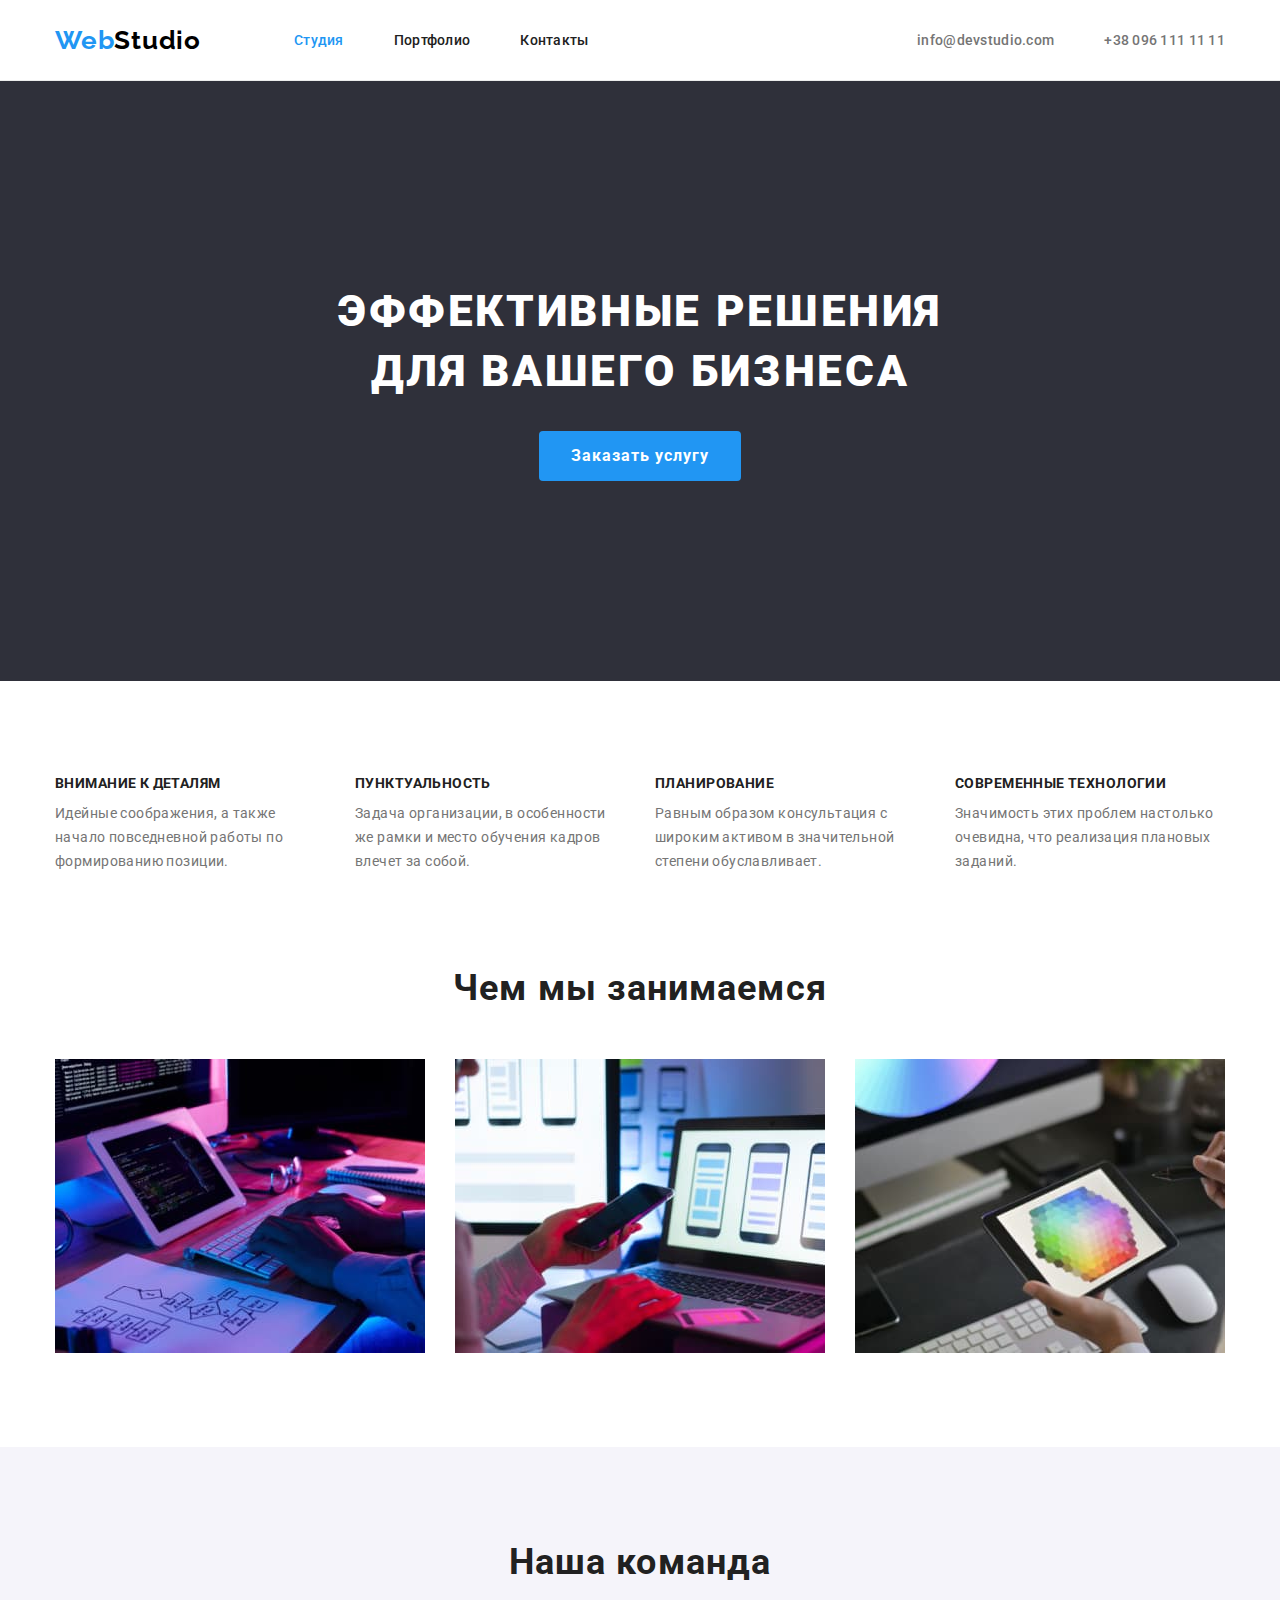
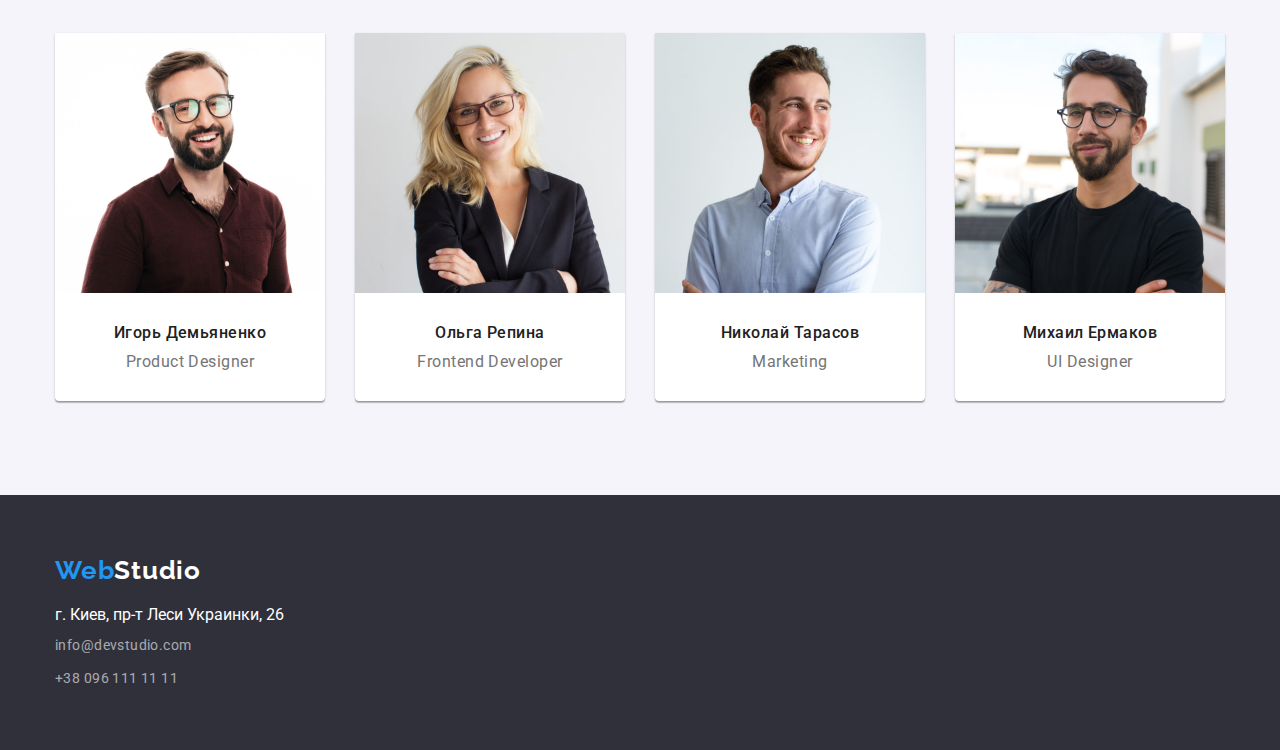
<file: index.html>
<!DOCTYPE html>
<html lang="ru">
  <head>
    <meta charset="UTF-8" />
    <meta http-equiv="X-UA-Compatible" content="IE=edge" />
    <meta name="viewport" content="width=device-width, initial-scale=1.0" />
    <title>WebStudio Main</title>
    <!-- Fonts start -->
    <link rel="preconnect" href="https://fonts.googleapis.com" />
    <link rel="preconnect" href="https://fonts.gstatic.com" crossorigin />
    <link
      href="https://fonts.googleapis.com/css2?family=Raleway:wght@700&family=Roboto:wght@400;500;700;900&display=swap"
      rel="stylesheet"
    />
    <!-- Fonts end -->
    <!-- Modern Normalize start -->
    <link
      rel="stylesheet"
      href="https://cdnjs.cloudflare.com/ajax/libs/modern-normalize/1.1.0/modern-normalize.min.css"
    />
    <!-- Modern Normalize end -->
    <link rel="stylesheet" href="./css/styles.css" />
  </head>
  <body>
    <!-- Header section -->
    <header class="header">
      <div class="header-container container">
        <a class="header-logo logo" href="./index.html"
          ><span class="logo-cl">Web</span>Studio</a
        >
        <nav class="header-nav">
          <ul class="header-list list">
            <li class="header-item">
              <a
                class="header-link header-link-current link"
                href="./index.html"
                >Студия</a
              >
            </li>
            <li class="header-item">
              <a class="header-link link" href="./portfolio.html">Портфолио</a>
            </li>
            <li class="header-item">
              <a class="header-link link" href="">Контакты</a>
            </li>
          </ul>
        </nav>
        <ul class="header-contacts list">
          <li class="header-contacts-item">
            <a class="header-email link" href="mailto:info@devstudio.com"
              >info@devstudio.com</a
            >
          </li>
          <li class="header-contacts-item">
            <a class="header-phone link" href="tel:+380961111111"
              >+38 096 111 11 11</a
            >
          </li>
        </ul>
      </div>
    </header>
    <!-- Main section -->
    <main class="main">
      <!-- Hero section -->
      <section class="hero">
        <h1 class="hero-title">Эффективные решения для вашего бизнеса</h1>
        <button class="hero-btn btn" type="button">Заказать услугу</button>
      </section>
      <!-- Advantages section -->
      <section class="advantages">
        <h2 class="visually-hidden">Наши преимущества</h2>
        <div class="advantages-container container">
          <ul class="advantages-list list">
            <li class="advantages-item">
              <h3 class="advantages-title">Внимание к деталям</h3>
              <p class="advantages-descr">
                Идейные соображения, а также начало повседневной работы по
                формированию позиции.
              </p>
            </li>
            <li class="advantages-item">
              <h3 class="advantages-title">Пунктуальность</h3>
              <p class="advantages-descr">
                Задача организации, в особенности же рамки и место обучения
                кадров влечет за собой.
              </p>
            </li>
            <li class="advantages-item">
              <h3 class="advantages-title">Планирование</h3>
              <p class="advantages-descr">
                Равным образом консультация с широким активом в значительной
                степени обуславливает.
              </p>
            </li>
            <li class="advantages-item">
              <h3 class="advantages-title">Современные технологии</h3>
              <p class="advantages-descr">
                Значимость этих проблем настолько очевидна, что реализация
                плановых заданий.
              </p>
            </li>
          </ul>
        </div>
      </section>
      <!-- About section -->
      <section class="about">
        <div class="about-container container">
          <h2 class="about-title title">Чем мы занимаемся</h2>
          <ul class="about-list list card-set">
            <li class="about-item card-set-item">
              <img
                src="./images/Home-page/Our-work/box1.jpg"
                alt="работа за компьютером"
                width="370"
                height="294"
                class="about-img"
              />
            </li>
            <li class="about-item card-set-item">
              <img
                src="./images/Home-page/Our-work/box2.jpg"
                alt="работа за ноутбуком с телефоном в руках"
                width="370"
                height="294"
                class="about-img"
              />
            </li>
            <li class="about-item card-set-item">
              <img
                src="./images/Home-page/Our-work/box3.jpg"
                alt="планшет в руках"
                width="370"
                height="294"
                class="about-img"
              />
            </li>
          </ul>
        </div>
      </section>
      <!-- Team section -->
      <section class="team">
        <div class="container team-container">
          <h2 class="team-title title">Наша команда</h2>
          <ul class="team-list list card-set">
            <li class="team-item card-set-item">
              <img
                src="./images/Home-page/Team/img-1.jpg"
                alt="фото учасника команды"
                width="270"
                height="260"
                class="team-img"
              />
              <div class="team-wrapper">
                <h3 class="team-member">Игорь Демьяненко</h3>
                <p class="team-position" lang="en">Product Designer</p>
              </div>
            </li>
            <li class="team-item card-set-item">
              <img
                src="./images/Home-page/Team/img-2.jpg"
                alt="фото учасника команды"
                width="270"
                height="260"
                class="team-img"
              />
              <div class="team-wrapper">
                <h3 class="team-member">Ольга Репина</h3>
                <p class="team-position" lang="en">Frontend Developer</p>
              </div>
            </li>
            <li class="team-item card-set-item">
              <img
                src="./images/Home-page/Team/img-3.jpg"
                alt="фото учасника команды"
                width="270"
                height="260"
                class="team-img"
              />
              <div class="team-wrapper">
                <h3 class="team-member">Николай Тарасов</h3>
                <p class="team-position" lang="en">Marketing</p>
              </div>
            </li>
            <li class="team-item card-set-item">
              <img
                src="./images/Home-page/Team/img-4.jpg"
                alt="фото учасника команды"
                width="270"
                height="260"
                class="team-img"
              />
              <div class="team-wrapper">
                <h3 class="team-member">Михаил Ермаков</h3>
                <p class="team-position" lang="en">UI Designer</p>
              </div>
            </li>
          </ul>
        </div>
      </section>
    </main>
    <!-- Footer section -->
    <footer class="footer">
      <div class="container footer-container">
        <a class="footer-logo logo" href="./index.html">
          <span class="logo-cl">Web</span>Studio</a
        >
        <address class="footer-address">
          <p class="address-street">г. Киев, пр-т Леси Украинки, 26</p>
          <ul class="address-list list">
            <li class="address-item">
              <a
                class="address-email footer-link link"
                href="mailto:info@devstudio.com"
                >info@devstudio.com</a
              >
            </li>
            <li class="address-item">
              <a class="address-phone footer-link link" href="tel:+380961111111"
                >+38 096 111 11 11</a
              >
            </li>
          </ul>
        </address>
      </div>
    </footer>
  </body>
</html>
</file>
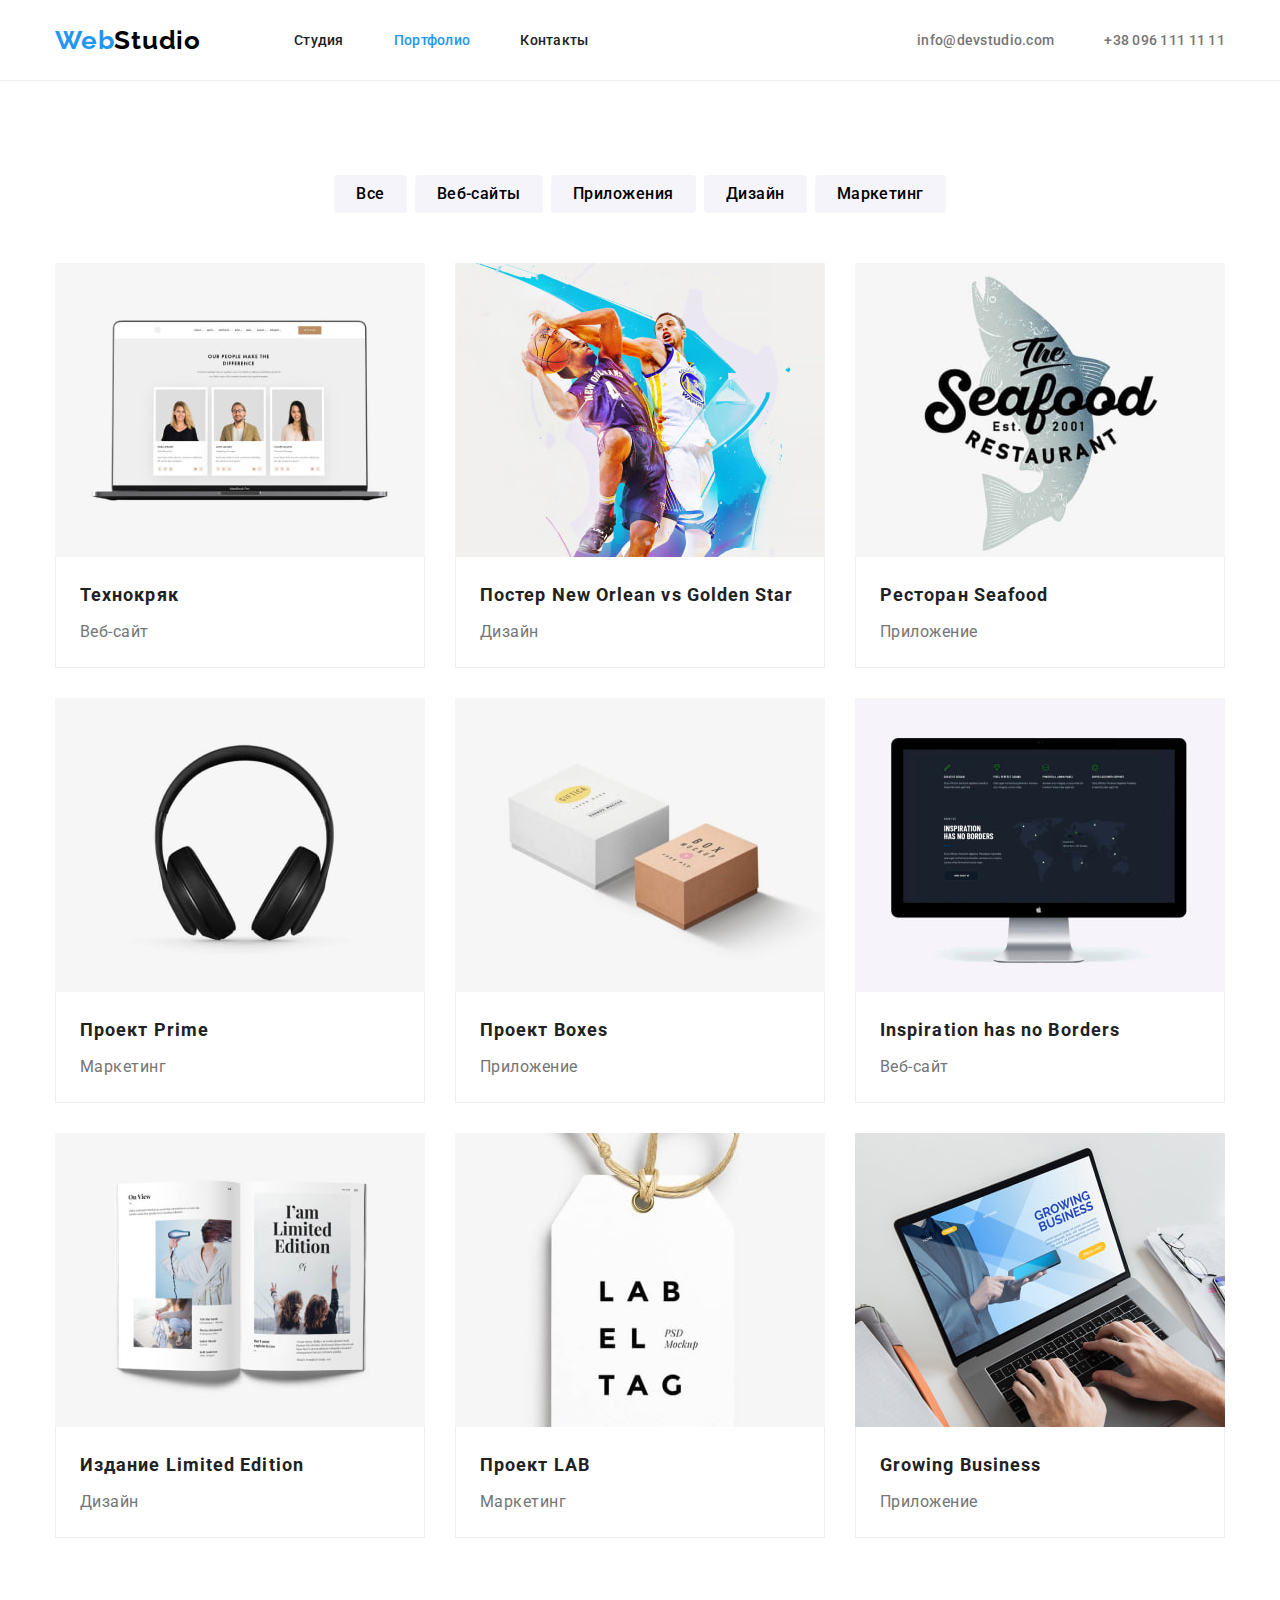
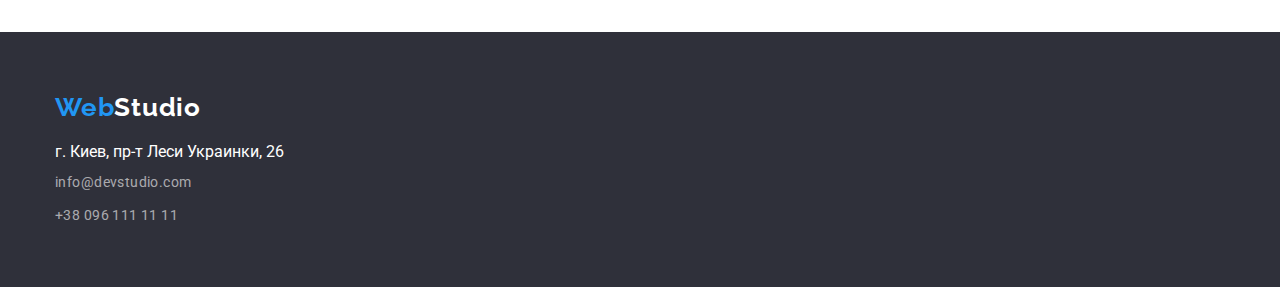
<file: portfolio.html>
<!DOCTYPE html>
<html lang="ru">
  <head>
    <meta charset="UTF-8" />
    <meta http-equiv="X-UA-Compatible" content="IE=edge" />
    <meta name="viewport" content="width=device-width, initial-scale=1.0" />
    <title>WebStudio Portfolio</title>
    <!-- Fonts start -->
    <link rel="preconnect" href="https://fonts.googleapis.com" />
    <link rel="preconnect" href="https://fonts.gstatic.com" crossorigin />
    <link
      href="https://fonts.googleapis.com/css2?family=Raleway:wght@700&family=Roboto:wght@400;500;700;900&display=swap"
      rel="stylesheet"
    />
    <!-- Fonts end -->
    <!-- Modern Normalize start -->
    <link
      rel="stylesheet"
      href="https://cdnjs.cloudflare.com/ajax/libs/modern-normalize/1.1.0/modern-normalize.min.css"
    />
    <!-- Modern Normalize end -->
    <link rel="stylesheet" href="./css/styles.css" />
  </head>
  <body>
    <!-- Header section -->
    <header class="header">
      <div class="header-container container">
        <a class="header-logo logo" href="./index.html"
          ><span class="logo-cl">Web</span>Studio</a
        >
        <nav class="header-nav">
          <ul class="header-list list">
            <li class="header-item">
              <a class="header-link link" href="./index.html">Студия</a>
            </li>
            <li class="header-item">
              <a
                class="header-link header-link-current link"
                href="./portfolio.html"
                >Портфолио</a
              >
            </li>
            <li class="header-item">
              <a class="header-link link" href="">Контакты</a>
            </li>
          </ul>
        </nav>
        <ul class="header-contacts list">
          <li class="header-contacts-item">
            <a class="header-email link" href="mailto:info@devstudio.com"
              >info@devstudio.com</a
            >
          </li>
          <li class="header-contacts-item">
            <a class="header-phone link" href="tel:+380961111111"
              >+38 096 111 11 11</a
            >
          </li>
        </ul>
      </div>
    </header>
    <!-- Main section-->
    <main class="main">
      <section class="works">
        <div class="container">
          <h1 hidden>Наши работы</h1>
          <ul class="works-filter list">
            <li class="filer-item">
              <button class="filter-btn btn" type="button">Все</button>
            </li>
            <li class="filter-item">
              <button class="filter-btn btn" type="button">Веб-сайты</button>
            </li>
            <li class="filter-item">
              <button class="filter-btn btn" type="button">Приложения</button>
            </li>
            <li class="filter-item">
              <button class="filter-btn btn" type="button">Дизайн</button>
            </li>
            <li class="filter-item">
              <button class="filter-btn btn" type="button">Маркетинг</button>
            </li>
          </ul>
          <ul class="works-list list card-set">
            <li class="works-item card-set-item">
              <a href="" class="works-link link">
                <img
                  src="./images/Portfolio/img-1.jpg"
                  alt="ноутбук с открытым сайтом"
                  width="370"
                  height="294"
                  class="works-img"
                />
                <div class="works-wrapper">
                  <h2 class="works-title">Технокряк</h2>
                  <p class="works-type">Веб-сайт</p>
                </div>
              </a>
            </li>
            <li class="works-item card-set-item">
              <a href="" class="works-link link">
                <img
                  src="./images/Portfolio/img-2.jpg"
                  alt="постер с игрой в баскетбол"
                  width="370"
                  height="294"
                  class="works-img"
                />
                <div class="works-wrapper">
                  <h2 class="works-title">
                    Постер <span lang="en">New Orlean vs Golden Star</span>
                  </h2>
                  <p class="works-type">Дизайн</p>
                </div>
              </a>
            </li>
            <li class="works-item card-set-item">
              <a href="" class="works-link link">
                <img
                  src="./images/Portfolio/img-3.jpg"
                  alt="постер ресторана морепродуктов"
                  width="370"
                  height="294"
                  class="works-img"
                />
                <div class="works-wrapper">
                  <h2 class="works-title">
                    Ресторан <span lang="en">Seafood</span>
                  </h2>
                  <p class="works-type">Приложение</p>
                </div>
              </a>
            </li>
            <li class="works-item card-set-item">
              <a href="" class="works-link link">
                <img
                  src="./images/Portfolio/img-4.jpg"
                  alt="наушники"
                  width="370"
                  height="294"
                  class="works-img"
                />
                <div class="works-wrapper">
                  <h2 class="works-title">
                    Проект <span lang="en">Prime</span>
                  </h2>
                  <p class="works-type">Маркетинг</p>
                </div>
              </a>
            </li>
            <li class="works-item card-set-item">
              <a href="" class="works-link link">
                <img
                  src="./images/Portfolio/img-5.jpg"
                  alt="белая и коричневая коробки"
                  width="370"
                  height="294"
                  class="works-img"
                />
                <div class="works-wrapper">
                  <h2 class="works-title">
                    Проект <span lang="en">Boxes</span>
                  </h2>
                  <p class="works-type">Приложение</p>
                </div>
              </a>
            </li>
            <li class="works-item card-set-item">
              <a href="" class="works-link link">
                <img
                  src="./images/Portfolio/img-6.jpg"
                  alt="экран компьютера с открытым сайтом"
                  width="370"
                  height="294"
                  class="works-img"
                />
                <div class="works-wrapper">
                  <h2 class="works-title" lang="en">
                    Inspiration has no Borders
                  </h2>
                  <p class="works-type">Веб-сайт</p>
                </div>
              </a>
            </li>
            <li class="works-item card-set-item">
              <a href="" class="works-link link">
                <img
                  src="./images/Portfolio/img-7.jpg"
                  alt="разворот журнала"
                  width="370"
                  height="294"
                  class="works-img"
                />
                <div class="works-wrapper">
                  <h2 class="works-title">
                    Издание <span lang="en">Limited Edition</span>
                  </h2>
                  <p class="works-type">Дизайн</p>
                </div>
              </a>
            </li>
            <li class="works-item card-set-item">
              <a href="" class="works-link link">
                <img
                  src="./images/Portfolio/img-8.jpg"
                  alt="белая бирка с надписью"
                  width="370"
                  height="294"
                  class="works-img"
                />
                <div class="works-wrapper">
                  <h2 class="works-title">Проект <span lang="en">LAB</span></h2>
                  <p class="works-type">Маркетинг</p>
                </div>
              </a>
            </li>
            <li class="works-item card-set-item">
              <a href="" class="works-link link">
                <img
                  src="./images/Portfolio/img-9.jpg"
                  alt="работа за ноутбуком"
                  width="370"
                  height="294"
                  class="works-img"
                />
                <div class="works-wrapper">
                  <h2 class="works-title" lang="en">Growing Business</h2>
                  <p class="works-type">Приложение</p>
                </div>
              </a>
            </li>
          </ul>
        </div>
      </section>
    </main>
    <!-- Footer section-->
    <footer class="footer">
      <div class="container footer-container">
        <a class="footer-logo logo" href="./index.html">
          <span class="logo-cl">Web</span>Studio</a
        >
        <address class="footer-address">
          <p class="address-street">г. Киев, пр-т Леси Украинки, 26</p>
          <ul class="address-list list">
            <li class="address-item">
              <a
                class="address-email footer-link link"
                href="mailto:info@devstudio.com"
                >info@devstudio.com</a
              >
            </li>
            <li class="address-item">
              <a class="address-phone footer-link link" href="tel:+380961111111"
                >+38 096 111 11 11</a
              >
            </li>
          </ul>
        </address>
      </div>
    </footer>
  </body>
</html>
</file>
<file: css/styles.css>
:root {
  /* Fonts */
  --main-font: "Roboto", sans-serif;
  --secondary-font: "Raleway", sans-serif;

  /* Text colors */
  --main-txt-cl: #212121;
  --secondary-txt-cl: #757575;
  --accent-txt-cl: #2196f3;
  --light-txt-cl: #ffffff;
  --dark-txt-cl: #000000;

  /* Bg colors */
  --light-bg-cl: #f5f4fa;
  --dark-bg-cl: #2f303a;

  /* others */
  --indent: 30px;
  --items: 3;
}

body {
  font-family: var(--main-font);
  color: var(--main-txt-cl);
}

/* Reset styles */
h1,
h2,
h3,
h4,
h5,
h6,
p {
  margin: 0;
}
img {
  display: block;
  max-width: 100%;
}

.link,
.logo {
  text-decoration: none;
  color: currentColor;
}

.footer-address {
  font-style: normal;
}

.list {
  list-style: none;
  margin: 0;
  padding: 0;
}

.visually-hidden {
  position: absolute;
  white-space: nowrap;
  width: 1px;
  height: 1px;
  overflow: hidden;
  border: 0;
  padding: 0;
  clip: rect(0 0 0 0);
  clip-path: inset(50%);
  margin: -1px;
}

/* Card set */

.card-set {
  display: flex;
  flex-wrap: wrap;
  gap: var(--indent);
}

.card-set-item {
  flex-basis: calc((100% - var(--indent) * (var(--items) - 1)) / var(--items));
}

/* Base styles */

.container {
  width: 1200px;
  padding-left: 15px;
  padding-right: 15px;
  margin-left: auto;
  margin-right: auto;

  /* outline: 2px solid red;
  outline-offset: -2px; */
}

.link:hover,
.link:focus {
  color: var(--accent-txt-cl);
}

.works-link:hover,
.works-link:focus {
  color: var(--main-txt-cl);
}

.btn {
  font-family: inherit;
  border: transparent;
  cursor: pointer;
}

.title {
  font-weight: 700;
  font-size: 36px;
  line-height: calc(42 / 36);
  letter-spacing: 0.03em;
}

/* Header section */

.header {
  border-bottom: 1px solid #ececec;
}

.header-container {
  display: flex;
  align-items: center;
}

.logo {
  font-family: var(--secondary-font);
  font-weight: 700;
  font-size: 26px;
  line-height: calc(31 / 26);
  letter-spacing: 0.03em;
}

.header-logo {
  margin-right: 93px;

  color: var(--dark-txt-cl);
}

.logo-cl {
  color: var(--accent-txt-cl);
}

.header-list {
  display: flex;
  gap: 50px;
}

.header-link,
.header-email,
.header-phone {
  display: block;
  padding-top: 32px;
  padding-bottom: 32px;
}

.header-link {
  font-weight: 500;
  font-size: 14px;
  line-height: calc(16 / 14);
  letter-spacing: 0.02em;
  color: var(--main-txt-cl);
}

.header-link-current {
  color: var(--accent-txt-cl);
}

.header-contacts {
  display: flex;
  margin-left: auto;
  gap: 50px;

  color: var(--secondary-txt-cl);
  font-weight: 500;
  font-size: 14px;
  line-height: calc(16 / 14);
  letter-spacing: 0.02em;
}

/* STUDIO Hero section */

.hero {
  padding-top: 200px;
  padding-bottom: 200px;

  background-color: var(--dark-bg-cl);
}

.hero-title {
  display: block;
  width: 696px;
  margin-left: auto;
  margin-right: auto;
  margin-bottom: 30px;

  font-weight: 900;
  font-size: 44px;
  line-height: calc(60 / 44);
  letter-spacing: 0.06em;
  text-transform: uppercase;
  color: var(--light-txt-cl);

  text-align: center;
}

.hero-btn:hover,
.hero-btn:focus {
  background-color: #188ce8;
}

.hero-btn {
  display: block;
  margin-left: auto;
  margin-right: auto;
  min-width: 200px;
  min-height: 50px;
  padding: 10px 32px;
  border-radius: 4px;

  background-color: var(--accent-txt-cl);
  color: var(--light-txt-cl);
  font-weight: 700;
  font-size: 16px;
  line-height: calc(30 / 16);
  letter-spacing: 0.06em;
}

/* STUDIO Advantages section */

.advantages {
  padding-top: 94px;
  padding-bottom: 94px;
}

.advantages-list {
  display: flex;
  gap: 30px;
}

.advantages-title {
  margin-bottom: 10px;
  font-weight: 700;
  font-size: 14px;
  line-height: calc(16 / 14);
  letter-spacing: 0.03em;
  text-transform: uppercase;
}

.advantages-item {
  width: 270px;
}

.advantages-descr {
  font-size: 14px;
  line-height: calc(24 / 14);
  letter-spacing: 0.03em;
  color: var(--secondary-txt-cl);
}

/* STUDIO About section */

.about {
  padding-bottom: 94px;
}

.about-title {
  margin-bottom: 50px;
  text-align: center;
}

.about-list {
  display: flex;
}

/* STUDIO Team section */

.team {
  padding-top: 94px;
  padding-bottom: 94px;

  background-color: var(--light-bg-cl);
}

.team-title {
  margin-bottom: 50px;
  text-align: center;
}

.team-wrapper {
  padding-top: 30px;
  padding-bottom: 30px;
  text-align: center;
}

.team-member {
  margin-bottom: 10px;
}

.team-item {
  --items: 4;

  background: var(--light-txt-cl);
  box-shadow: 0px 1px 3px rgba(0, 0, 0, 0.12), 0px 1px 1px rgba(0, 0, 0, 0.14),
    0px 2px 1px rgba(0, 0, 0, 0.2);
  border-radius: 0px 0px 4px 4px;
}

.team-member {
  font-weight: 500;
  font-size: 16px;
  line-height: calc(19 / 16);
  letter-spacing: 0.03em;
}

.team-position {
  line-height: calc(19 / 16);
  letter-spacing: 0.03em;
  color: var(--secondary-txt-cl);
}

/* PORTFOLIO Works section */

.works {
  padding-top: 94px;
  padding-bottom: 94px;
}

.works-filter {
  display: flex;
  gap: 8px;
  justify-content: center;
  margin-bottom: 50px;
}

.works-list {
  display: flex;
}

.filter-btn {
  padding: 6px 22px;

  background-color: var(--light-bg-cl);
  font-weight: 500;
  font-size: 16px;
  line-height: calc(26 / 16);
  letter-spacing: 0.03em;
  border-radius: 4px;
}

.filter-btn:hover,
.filter-btn:focus {
  background-color: var(--accent-txt-cl);
  color: var(--light-txt-cl);
  box-shadow: 0px 3px 1px rgba(0, 0, 0, 0.1), 0px 1px 2px rgba(0, 0, 0, 0.08),
    0px 2px 2px rgba(0, 0, 0, 0.12);
}

.works-wrapper {
  padding: 20px 24px;
  background: var(--light-txt-cl);
  border-right: 1px solid #eeeeee;
  border-left: 1px solid #eeeeee;
  border-bottom: 1px solid #eeeeee;
}

.works-title {
  margin-bottom: 4px;
  font-weight: 700;
  font-size: 18px;
  line-height: calc(36 / 18);
  letter-spacing: 0.06em;
}

.works-type {
  line-height: calc(30 / 16);
  letter-spacing: 0.03em;
  color: var(--secondary-txt-cl);
}

/* Footer section */

.footer {
  padding-top: 60px;
  padding-bottom: 60px;

  background-color: var(--dark-bg-cl);
}

.footer-logo {
  display: block;
  margin-bottom: 20px;

  color: var(--light-txt-cl);
}

.address-street {
  margin-bottom: 9px;
  color: var(--light-txt-cl);
}

.address-item {
  font-size: 14px;
  line-height: calc(24 / 14);
  letter-spacing: 0.03em;
  color: rgba(255, 255, 255, 0.6);
}

.address-item:not(:last-child) {
  margin-bottom: 9px;
}

.footer-link:hover,
.footer-link:focus {
  color: var(--light-txt-cl);
}
</file>
